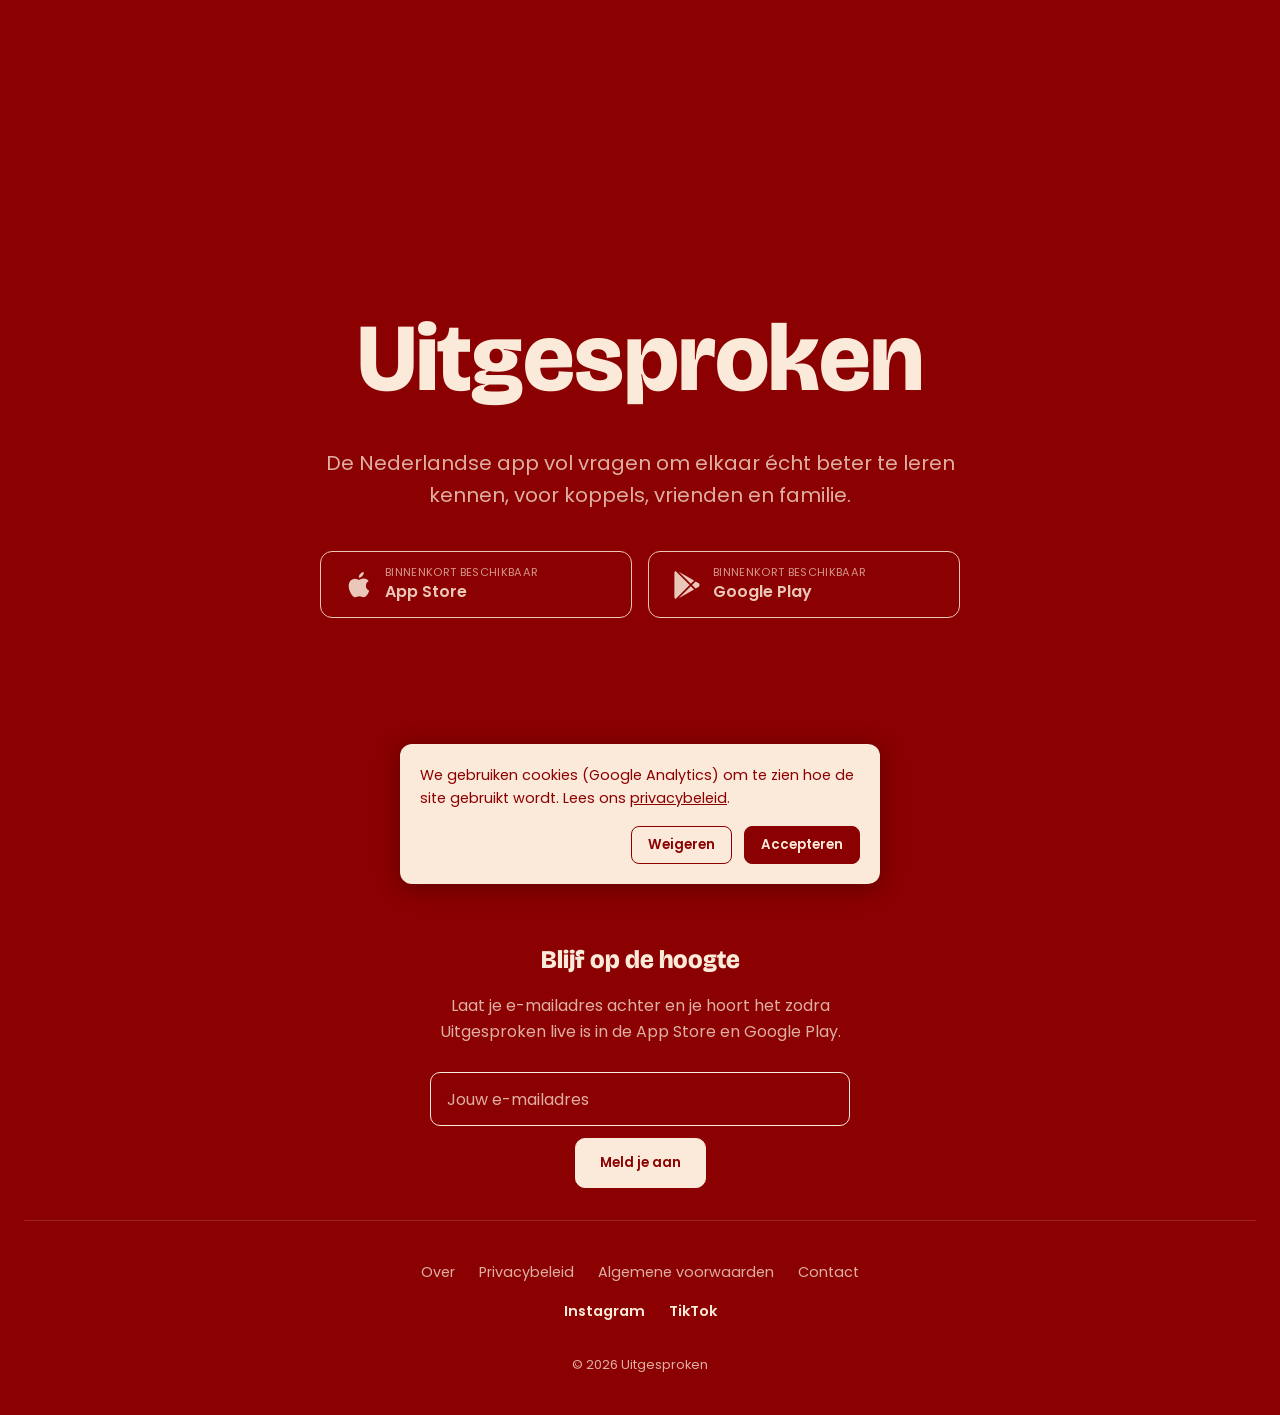
<file: index.html>
<!doctype html>
<html lang="nl">
<head>
  <meta charset="UTF-8" />
  <meta name="viewport" content="width=device-width, initial-scale=1" />
  <title>Uitgesproken | Van stil naar uitgesproken</title>
  <meta name="description" content="Uitgesproken is de Nederlandse app waarmee koppels, vrienden en familie elkaar de vragen stellen die er echt toe doen. Binnenkort beschikbaar." />
  <link rel="icon" href="favicon.ico" sizes="any">
  <link rel="icon" type="image/png" sizes="32x32" href="favicon-32.png">
  <link rel="icon" type="image/png" sizes="16x16" href="favicon-16.png">
  <link rel="apple-touch-icon" href="apple-touch-icon.png">
  <link rel="icon" type="image/png" sizes="192x192" href="icon-192.png">
  <link rel="icon" type="image/png" sizes="512x512" href="icon-512.png">

  <meta property="og:type" content="website" />
  <meta property="og:site_name" content="Uitgesproken" />
  <meta property="og:title" content="Uitgesproken | Van stil naar uitgesproken" />
  <meta property="og:description" content="De Nederlandse app waarmee koppels, vrienden en familie elkaar de vragen stellen die er echt toe doen. Binnenkort beschikbaar." />
  <meta property="og:url" content="https://uitgesproken.app/" />
  <meta property="og:image" content="https://uitgesproken.app/og-image.png" />
  <meta property="og:image:width" content="1200" />
  <meta property="og:image:height" content="630" />
  <meta property="og:locale" content="nl_NL" />
  <meta name="twitter:card" content="summary_large_image" />
  <meta name="twitter:title" content="Uitgesproken | Van stil naar uitgesproken" />
  <meta name="twitter:description" content="De Nederlandse app waarmee koppels, vrienden en familie elkaar de vragen stellen die er echt toe doen. Binnenkort beschikbaar." />
  <meta name="twitter:image" content="https://uitgesproken.app/og-image.png" />

  <link rel="preconnect" href="https://fonts.googleapis.com">
  <link rel="preconnect" href="https://fonts.gstatic.com" crossorigin>
  <link href="https://fonts.googleapis.com/css2?family=Bricolage+Grotesque:opsz,wdth,wght@12..96,75..100,200..800&family=Poppins:wght@400;500;600;700&display=swap" rel="stylesheet">
  <link rel="stylesheet" href="style.css" />
</head>
<body>

  <header class="hero">
    <div class="hero-content">
      <h1 class="logo">Uitgesproken</h1>
      <p class="tagline">De Nederlandse app vol vragen om elkaar écht beter te leren kennen, voor koppels, vrienden en familie.</p>

      <div class="store-buttons">
        <button class="store-btn" type="button" disabled aria-disabled="true">
          <svg class="store-icon" viewBox="0 0 384 512" aria-hidden="true"><path fill="currentColor" d="M318.7 268.7c-.2-36.7 16.4-64.4 50-84.8-18.8-26.9-47.2-41.7-84.7-44.6-35.5-2.8-74.3 20.7-88.5 20.7-15 0-49.4-19.7-76.4-19.7C63.3 141 4 184.8 4 273.9c0 26.2 4.8 53.3 14.4 81.2 12.8 36.7 59 126.7 107.2 125.2 25.2-.6 43-17.9 75.8-17.9 31.8 0 48.3 17.9 76.4 17.9 48.6-.7 90.4-82.5 102.6-119.3-65.2-30.7-61.7-90-61.7-92.3zM256.7 88.5c26.6-31.6 24.2-60.4 23.4-70.5-23.6 1.4-51 16.4-66.6 34.8-17.2 19.6-27.3 43.9-25.2 71 25.9 2 49.5-11.4 68.4-35.3z"/></svg>
          <span class="store-text">
            <small>Binnenkort beschikbaar</small>
            App Store
          </span>
        </button>

        <button class="store-btn" type="button" disabled aria-disabled="true">
          <svg class="store-icon" viewBox="0 0 512 512" aria-hidden="true"><path fill="currentColor" d="M325.3 234.3L104.6 13l280.8 161.2-60.1 60.1zM47 0C34 6.8 25.3 19.2 25.3 35.3v441.3c0 16.1 8.7 28.5 21.7 35.3l256.6-256L47 0zm425.2 225.6l-58.9-34.1-65.7 64.5 65.7 64.5 60.1-33.9c18-14.3 18-46.7-1.2-61zM104.6 499l280.8-161.2-60.1-60.1L104.6 499z"/></svg>
          <span class="store-text">
            <small>Binnenkort beschikbaar</small>
            Google Play
          </span>
        </button>
      </div>
    </div>
  </header>

  <footer class="site-footer">
    <div class="newsletter" id="updates">
      <h2>Blijf op de hoogte</h2>
      <p>Laat je e-mailadres achter en je hoort het zodra Uitgesproken live is in de App Store en Google Play.</p>
      <div class="newsletter-wrapper">
        <form class="newsletter-form">
          <input type="email" name="email" placeholder="Jouw e-mailadres" required aria-label="E-mailadres">
          <button type="submit">Meld je aan</button>
        </form>
      </div>
    </div>

    <nav class="footer-nav">
      <a href="over.html">Over</a>
      <a href="privacybeleid.html">Privacybeleid</a>
      <a href="algemene-voorwaarden.html">Algemene voorwaarden</a>
      <a href="contact.html">Contact</a>
    </nav>

    <nav class="footer-social">
      <a href="https://instagram.com/uitgesproken.app" target="_blank" rel="noopener">Instagram</a>
      <a href="https://tiktok.com/@uitgesproken.app" target="_blank" rel="noopener">TikTok</a>
    </nav>

    <p class="footer-copy">&copy; 2026 Uitgesproken</p>
  </footer>

  <script src="script.js" defer></script>
</body>
</html>
</file>
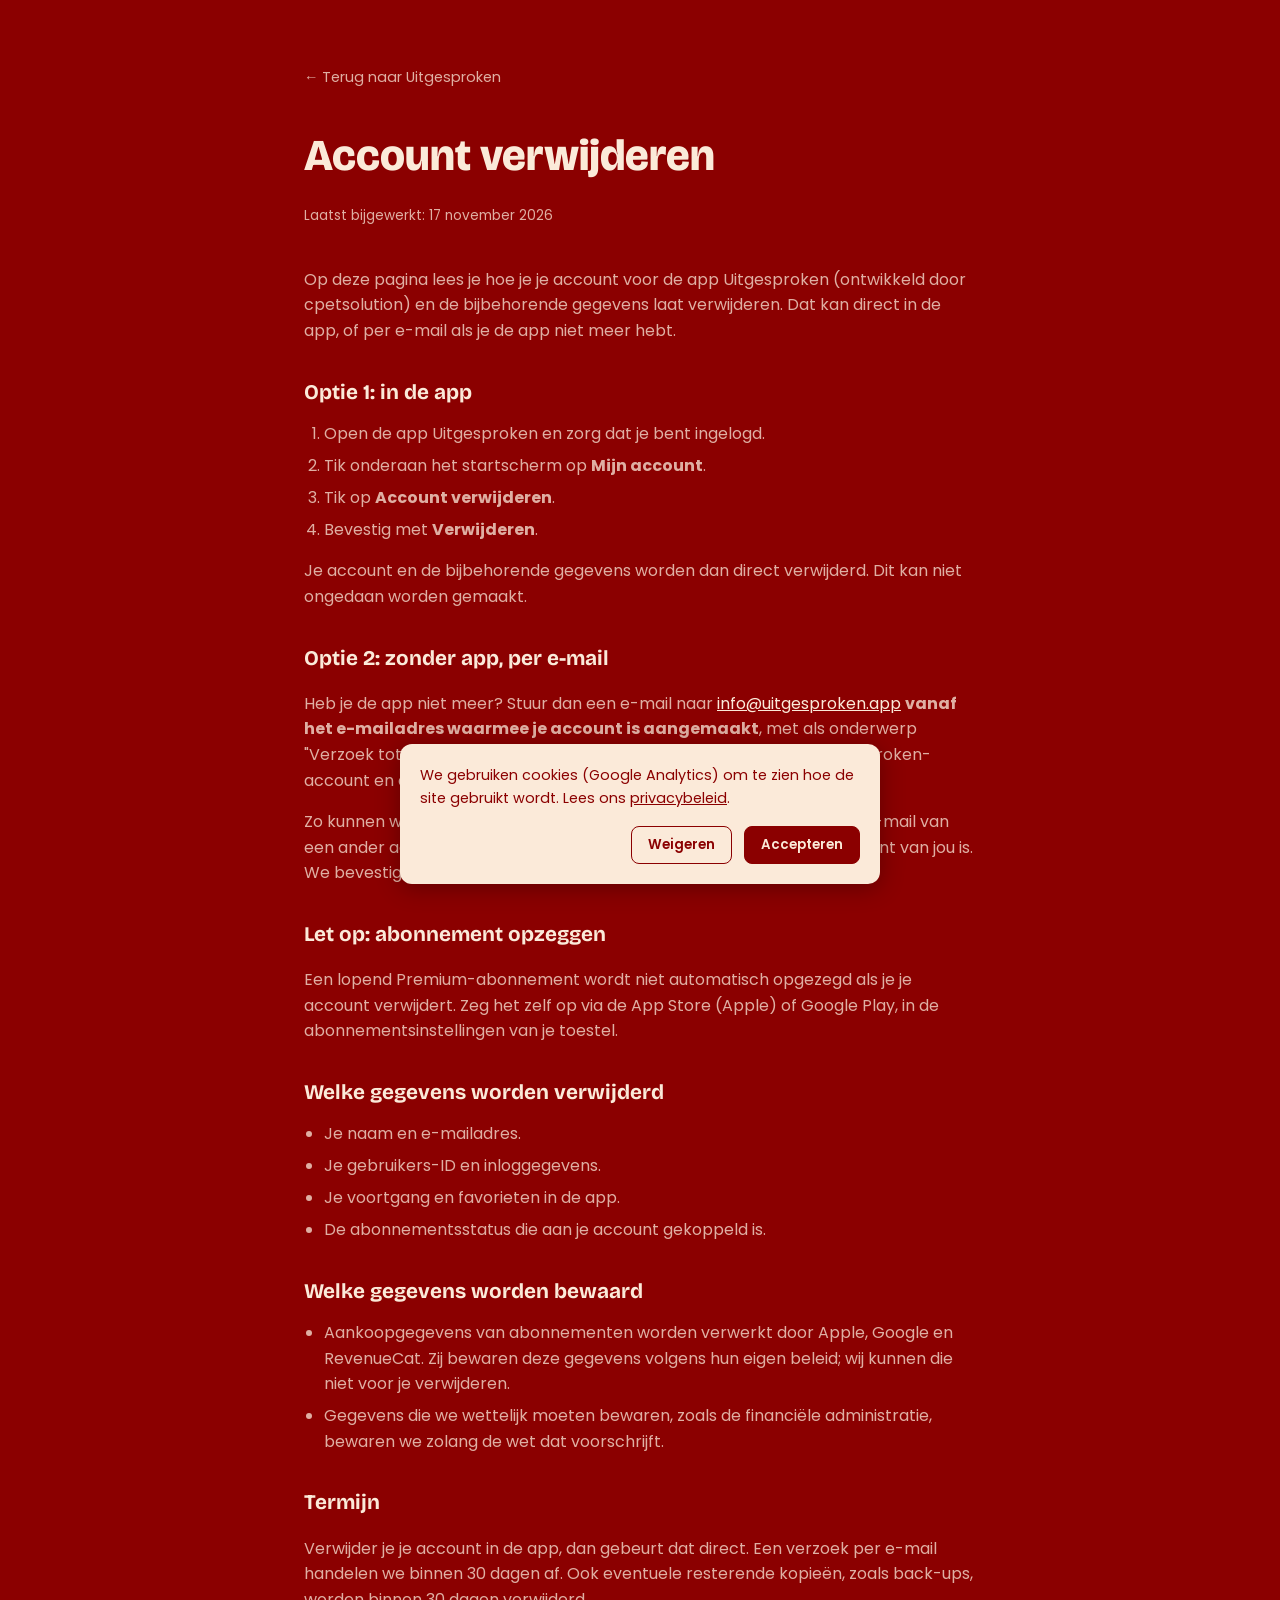
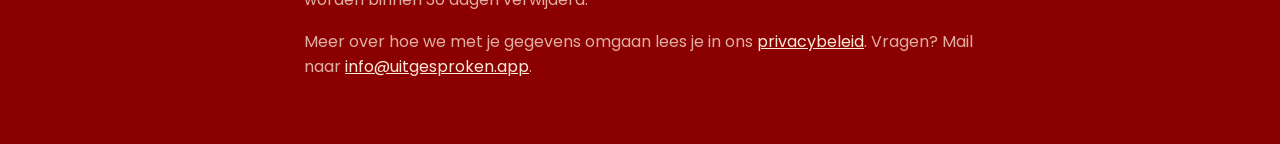
<file: account-verwijderen.html>
<!doctype html>
<html lang="nl">
<head>
  <meta charset="UTF-8" />
  <meta name="viewport" content="width=device-width, initial-scale=1" />
  <title>Account verwijderen | Uitgesproken</title>
  <meta name="description" content="Zo verwijder je je Uitgesproken-account en de bijbehorende gegevens, in de app of per e-mail." />
  <link rel="icon" href="favicon.ico" sizes="any">
  <link rel="icon" type="image/png" sizes="32x32" href="favicon-32.png">
  <link rel="apple-touch-icon" href="apple-touch-icon.png">

  <meta property="og:type" content="website" />
  <meta property="og:site_name" content="Uitgesproken" />
  <meta property="og:title" content="Account verwijderen | Uitgesproken" />
  <meta property="og:url" content="https://uitgesproken.app/account-verwijderen.html" />
  <meta property="og:image" content="https://uitgesproken.app/og-image.png" />
  <meta property="og:locale" content="nl_NL" />

  <link rel="preconnect" href="https://fonts.googleapis.com">
  <link rel="preconnect" href="https://fonts.gstatic.com" crossorigin>
  <link href="https://fonts.googleapis.com/css2?family=Bricolage+Grotesque:opsz,wdth,wght@12..96,75..100,200..800&family=Poppins:wght@400;500;600;700&display=swap" rel="stylesheet">
  <link rel="stylesheet" href="style.css" />
</head>
<body>
  <div class="legal">
    <a class="back" href="index.html">&larr; Terug naar Uitgesproken</a>
    <h1>Account verwijderen</h1>
    <p class="updated">Laatst bijgewerkt: 17 november 2026</p>

    <p>
      Op deze pagina lees je hoe je je account voor de app Uitgesproken (ontwikkeld door
      cpetsolution) en de bijbehorende gegevens laat verwijderen. Dat kan direct in de app, of
      per e-mail als je de app niet meer hebt.
    </p>

    <h2>Optie 1: in de app</h2>
    <ol>
      <li>Open de app Uitgesproken en zorg dat je bent ingelogd.</li>
      <li>Tik onderaan het startscherm op <strong>Mijn account</strong>.</li>
      <li>Tik op <strong>Account verwijderen</strong>.</li>
      <li>Bevestig met <strong>Verwijderen</strong>.</li>
    </ol>
    <p>Je account en de bijbehorende gegevens worden dan direct verwijderd. Dit kan niet ongedaan worden gemaakt.</p>

    <h2>Optie 2: zonder app, per e-mail</h2>
    <p>
      Heb je de app niet meer? Stuur dan een e-mail naar
      <a href="mailto:info@uitgesproken.app?subject=Verzoek%20tot%20verwijdering%20account">info@uitgesproken.app</a>
      <strong>vanaf het e-mailadres waarmee je account is aangemaakt</strong>, met als onderwerp
      "Verzoek tot verwijdering account". Vermeld in je bericht dat je je Uitgesproken-account en
      de bijbehorende gegevens wilt laten verwijderen.
    </p>
    <p>
      Zo kunnen we controleren dat het verzoek echt van jou komt. Komt de e-mail van een ander
      adres, dan vragen we je eerst om te bevestigen dat het account van jou is. We bevestigen per
      e-mail zodra je account is verwijderd.
    </p>

    <h2>Let op: abonnement opzeggen</h2>
    <p>
      Een lopend Premium-abonnement wordt niet automatisch opgezegd als je je account verwijdert.
      Zeg het zelf op via de App Store (Apple) of Google Play, in de abonnementsinstellingen van
      je toestel.
    </p>

    <h2>Welke gegevens worden verwijderd</h2>
    <ul>
      <li>Je naam en e-mailadres.</li>
      <li>Je gebruikers-ID en inloggegevens.</li>
      <li>Je voortgang en favorieten in de app.</li>
      <li>De abonnementsstatus die aan je account gekoppeld is.</li>
    </ul>

    <h2>Welke gegevens worden bewaard</h2>
    <ul>
      <li>
        Aankoopgegevens van abonnementen worden verwerkt door Apple, Google en RevenueCat. Zij
        bewaren deze gegevens volgens hun eigen beleid; wij kunnen die niet voor je verwijderen.
      </li>
      <li>
        Gegevens die we wettelijk moeten bewaren, zoals de financiële administratie, bewaren we
        zolang de wet dat voorschrijft.
      </li>
    </ul>

    <h2>Termijn</h2>
    <p>
      Verwijder je je account in de app, dan gebeurt dat direct. Een verzoek per e-mail handelen
      we binnen 30 dagen af. Ook eventuele resterende kopieën, zoals back-ups, worden binnen
      30 dagen verwijderd.
    </p>

    <p>
      Meer over hoe we met je gegevens omgaan lees je in ons
      <a href="privacybeleid.html">privacybeleid</a>. Vragen? Mail naar
      <a href="mailto:info@uitgesproken.app">info@uitgesproken.app</a>.
    </p>
  </div>
  <script src="script.js" defer></script>
</body>
</html>
</file>
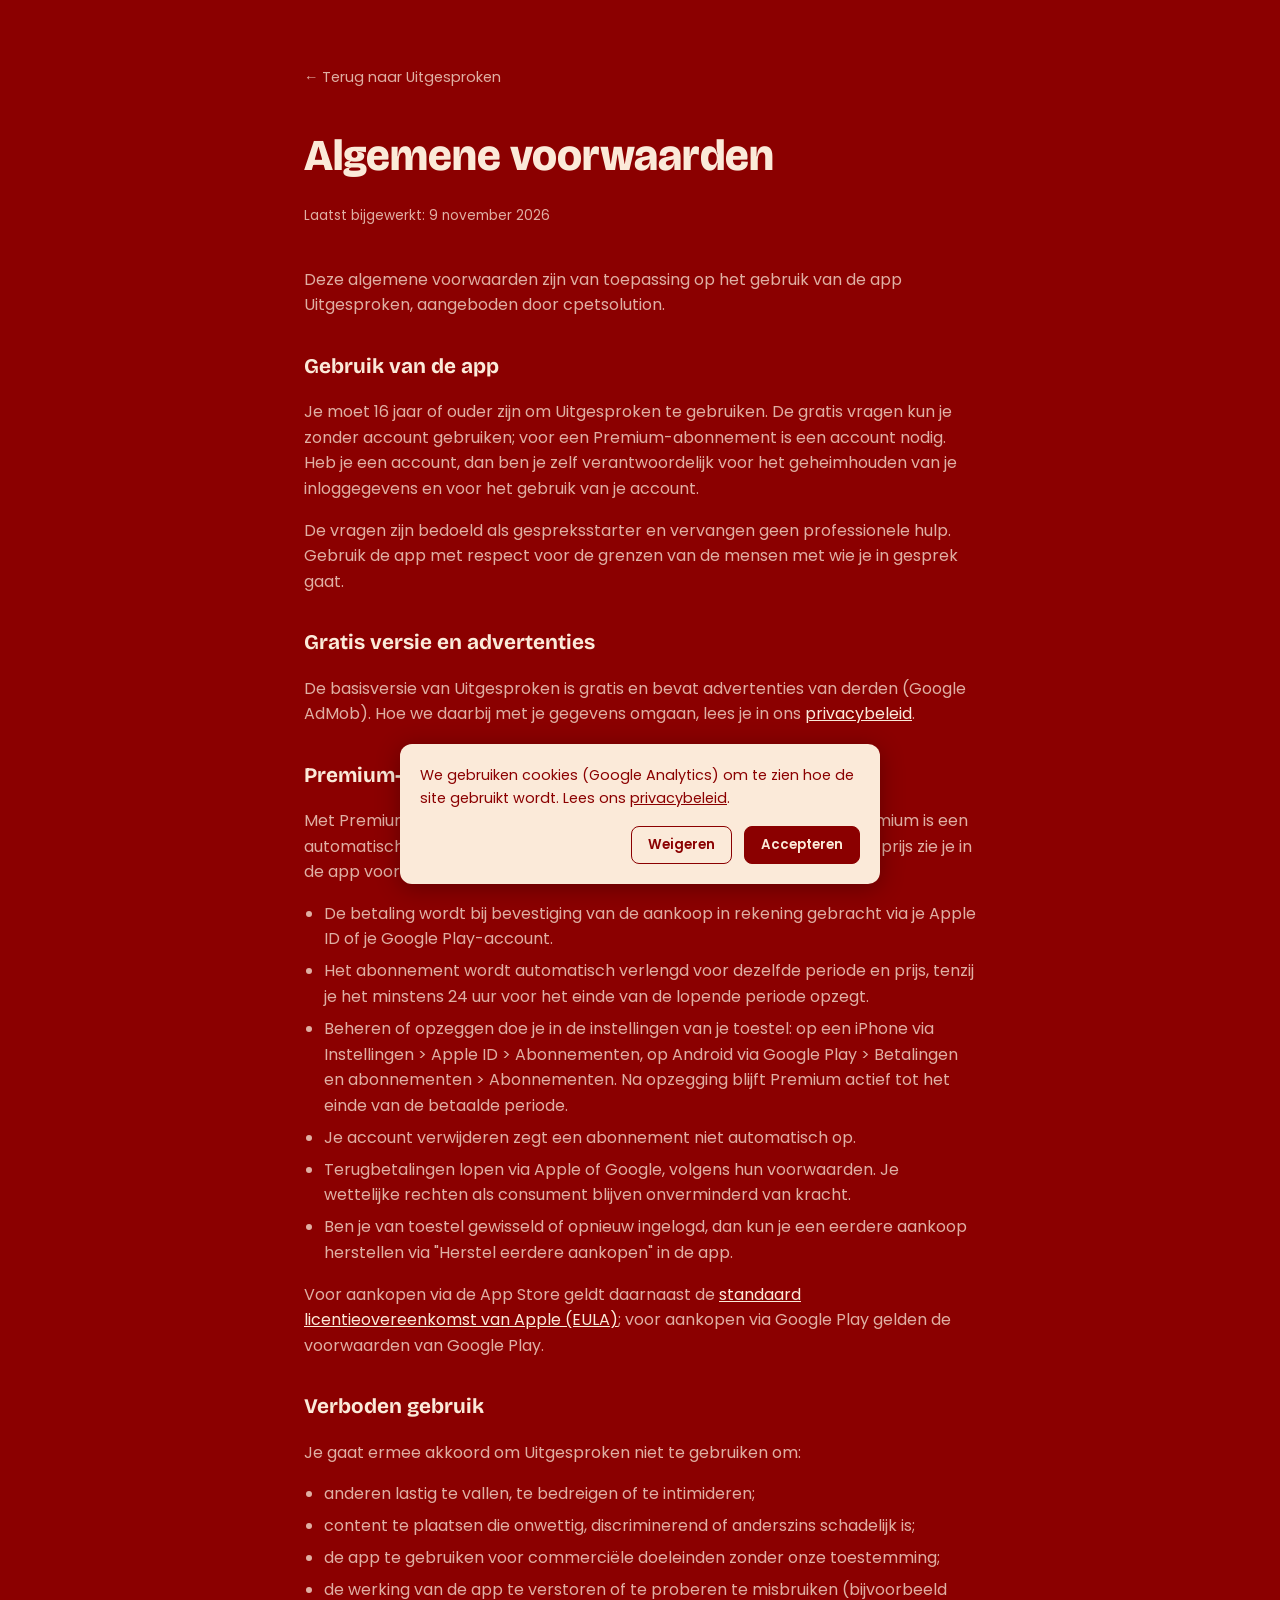
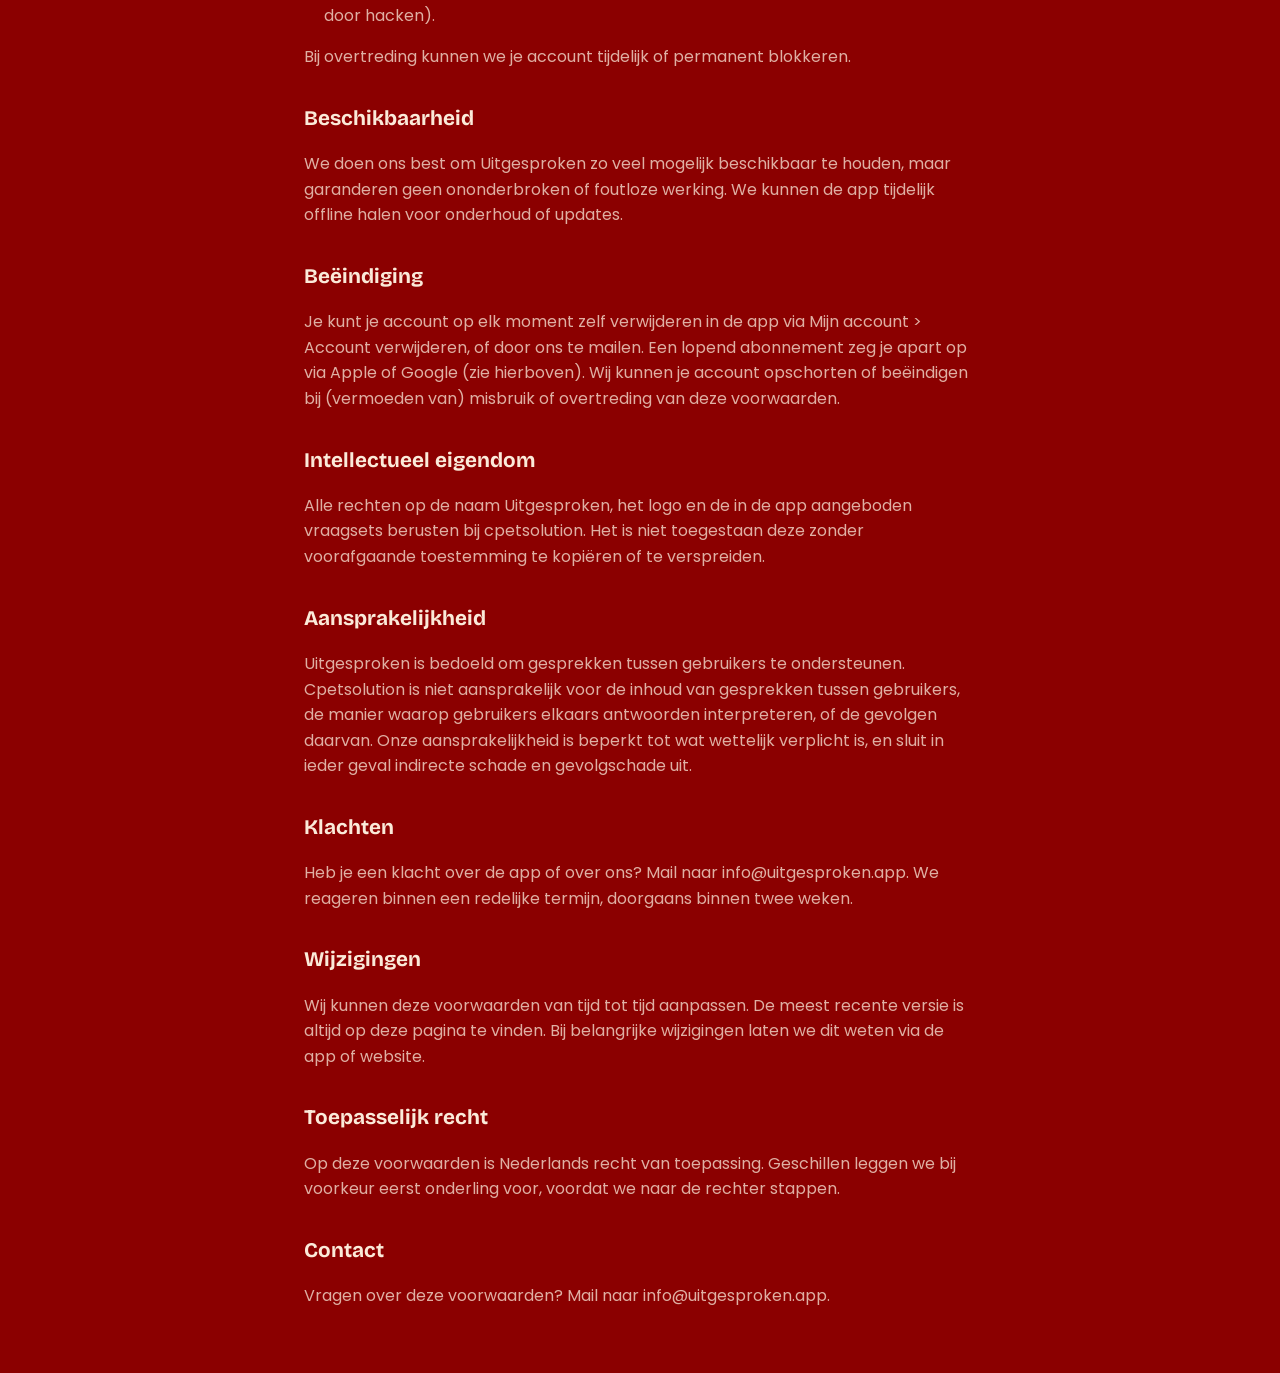
<file: algemene-voorwaarden.html>
<!doctype html>
<html lang="nl">
<head>
  <meta charset="UTF-8" />
  <meta name="viewport" content="width=device-width, initial-scale=1" />
  <title>Algemene voorwaarden | Uitgesproken</title>
  <link rel="icon" href="favicon.ico" sizes="any">
  <link rel="icon" type="image/png" sizes="32x32" href="favicon-32.png">
  <link rel="apple-touch-icon" href="apple-touch-icon.png">

  <meta property="og:type" content="website" />
  <meta property="og:site_name" content="Uitgesproken" />
  <meta property="og:title" content="Algemene voorwaarden | Uitgesproken" />
  <meta property="og:url" content="https://uitgesproken.app/algemene-voorwaarden.html" />
  <meta property="og:image" content="https://uitgesproken.app/og-image.png" />
  <meta property="og:locale" content="nl_NL" />

  <link rel="preconnect" href="https://fonts.googleapis.com">
  <link rel="preconnect" href="https://fonts.gstatic.com" crossorigin>
  <link href="https://fonts.googleapis.com/css2?family=Bricolage+Grotesque:opsz,wdth,wght@12..96,75..100,200..800&family=Poppins:wght@400;500;600;700&display=swap" rel="stylesheet">
  <link rel="stylesheet" href="style.css" />
</head>
<body>
  <div class="legal">
    <a class="back" href="index.html">&larr; Terug naar Uitgesproken</a>
    <h1>Algemene voorwaarden</h1>
    <p class="updated">Laatst bijgewerkt: 9 november 2026</p>

    <p>
      Deze algemene voorwaarden zijn van toepassing op het gebruik van de app Uitgesproken,
      aangeboden door cpetsolution.
    </p>

    <h2>Gebruik van de app</h2>
    <p>
      Je moet 16 jaar of ouder zijn om Uitgesproken te gebruiken. De gratis vragen kun je zonder
      account gebruiken; voor een Premium-abonnement is een account nodig. Heb je een account, dan
      ben je zelf verantwoordelijk voor het geheimhouden van je inloggegevens en voor het gebruik
      van je account.
    </p>
    <p>
      De vragen zijn bedoeld als gespreksstarter en vervangen geen professionele hulp. Gebruik de
      app met respect voor de grenzen van de mensen met wie je in gesprek gaat.
    </p>

    <h2>Gratis versie en advertenties</h2>
    <p>
      De basisversie van Uitgesproken is gratis en bevat advertenties van derden (Google AdMob).
      Hoe we daarbij met je gegevens omgaan, lees je in ons
      <a href="privacybeleid.html">privacybeleid</a>.
    </p>

    <h2>Premium-abonnement</h2>
    <p>
      Met Premium krijg je toegang tot alle vraagsets zonder advertenties. Premium is een
      automatisch verlengend abonnement per maand of per jaar. De actuele prijs zie je in de app
      voordat je koopt.
    </p>
    <ul>
      <li>De betaling wordt bij bevestiging van de aankoop in rekening gebracht via je Apple ID of je Google Play-account.</li>
      <li>Het abonnement wordt automatisch verlengd voor dezelfde periode en prijs, tenzij je het minstens 24 uur voor het einde van de lopende periode opzegt.</li>
      <li>Beheren of opzeggen doe je in de instellingen van je toestel: op een iPhone via Instellingen &gt; Apple ID &gt; Abonnementen, op Android via Google Play &gt; Betalingen en abonnementen &gt; Abonnementen. Na opzegging blijft Premium actief tot het einde van de betaalde periode.</li>
      <li>Je account verwijderen zegt een abonnement niet automatisch op.</li>
      <li>Terugbetalingen lopen via Apple of Google, volgens hun voorwaarden. Je wettelijke rechten als consument blijven onverminderd van kracht.</li>
      <li>Ben je van toestel gewisseld of opnieuw ingelogd, dan kun je een eerdere aankoop herstellen via "Herstel eerdere aankopen" in de app.</li>
    </ul>
    <p>
      Voor aankopen via de App Store geldt daarnaast de
      <a href="https://www.apple.com/legal/internet-services/itunes/dev/stdeula/" target="_blank" rel="noopener">standaard licentieovereenkomst van Apple (EULA)</a>;
      voor aankopen via Google Play gelden de voorwaarden van Google Play.
    </p>

    <h2>Verboden gebruik</h2>
    <p>Je gaat ermee akkoord om Uitgesproken niet te gebruiken om:</p>
    <ul>
      <li>anderen lastig te vallen, te bedreigen of te intimideren;</li>
      <li>content te plaatsen die onwettig, discriminerend of anderszins schadelijk is;</li>
      <li>de app te gebruiken voor commerciële doeleinden zonder onze toestemming;</li>
      <li>de werking van de app te verstoren of te proberen te misbruiken (bijvoorbeeld door hacken).</li>
    </ul>
    <p>
      Bij overtreding kunnen we je account tijdelijk of permanent blokkeren.
    </p>

    <h2>Beschikbaarheid</h2>
    <p>
      We doen ons best om Uitgesproken zo veel mogelijk beschikbaar te houden, maar garanderen
      geen ononderbroken of foutloze werking. We kunnen de app tijdelijk offline halen voor
      onderhoud of updates.
    </p>

    <h2>Beëindiging</h2>
    <p>
      Je kunt je account op elk moment zelf verwijderen in de app via Mijn account &gt; Account
      verwijderen, of door ons te mailen. Een lopend abonnement zeg je apart op via Apple of
      Google (zie hierboven). Wij
      kunnen je account opschorten of beëindigen bij (vermoeden van) misbruik of overtreding van
      deze voorwaarden.
    </p>

    <h2>Intellectueel eigendom</h2>
    <p>
      Alle rechten op de naam Uitgesproken, het logo en de in de app aangeboden vraagsets
      berusten bij cpetsolution. Het is niet toegestaan deze zonder voorafgaande toestemming
      te kopiëren of te verspreiden.
    </p>

    <h2>Aansprakelijkheid</h2>
    <p>
      Uitgesproken is bedoeld om gesprekken tussen gebruikers te ondersteunen. Cpetsolution is
      niet aansprakelijk voor de inhoud van gesprekken tussen gebruikers, de manier waarop
      gebruikers elkaars antwoorden interpreteren, of de gevolgen daarvan. Onze aansprakelijkheid
      is beperkt tot wat wettelijk verplicht is, en sluit in ieder geval indirecte schade en
      gevolgschade uit.
    </p>

    <h2>Klachten</h2>
    <p>
      Heb je een klacht over de app of over ons? Mail naar info@uitgesproken.app. We reageren
      binnen een redelijke termijn, doorgaans binnen twee weken.
    </p>

    <h2>Wijzigingen</h2>
    <p>
      Wij kunnen deze voorwaarden van tijd tot tijd aanpassen. De meest recente versie is altijd
      op deze pagina te vinden. Bij belangrijke wijzigingen laten we dit weten via de app of
      website.
    </p>

    <h2>Toepasselijk recht</h2>
    <p>
      Op deze voorwaarden is Nederlands recht van toepassing. Geschillen leggen we bij voorkeur
      eerst onderling voor, voordat we naar de rechter stappen.
    </p>

    <h2>Contact</h2>
    <p>Vragen over deze voorwaarden? Mail naar info@uitgesproken.app.</p>
  </div>
  <script src="script.js" defer></script>
</body>
</html>
</file>
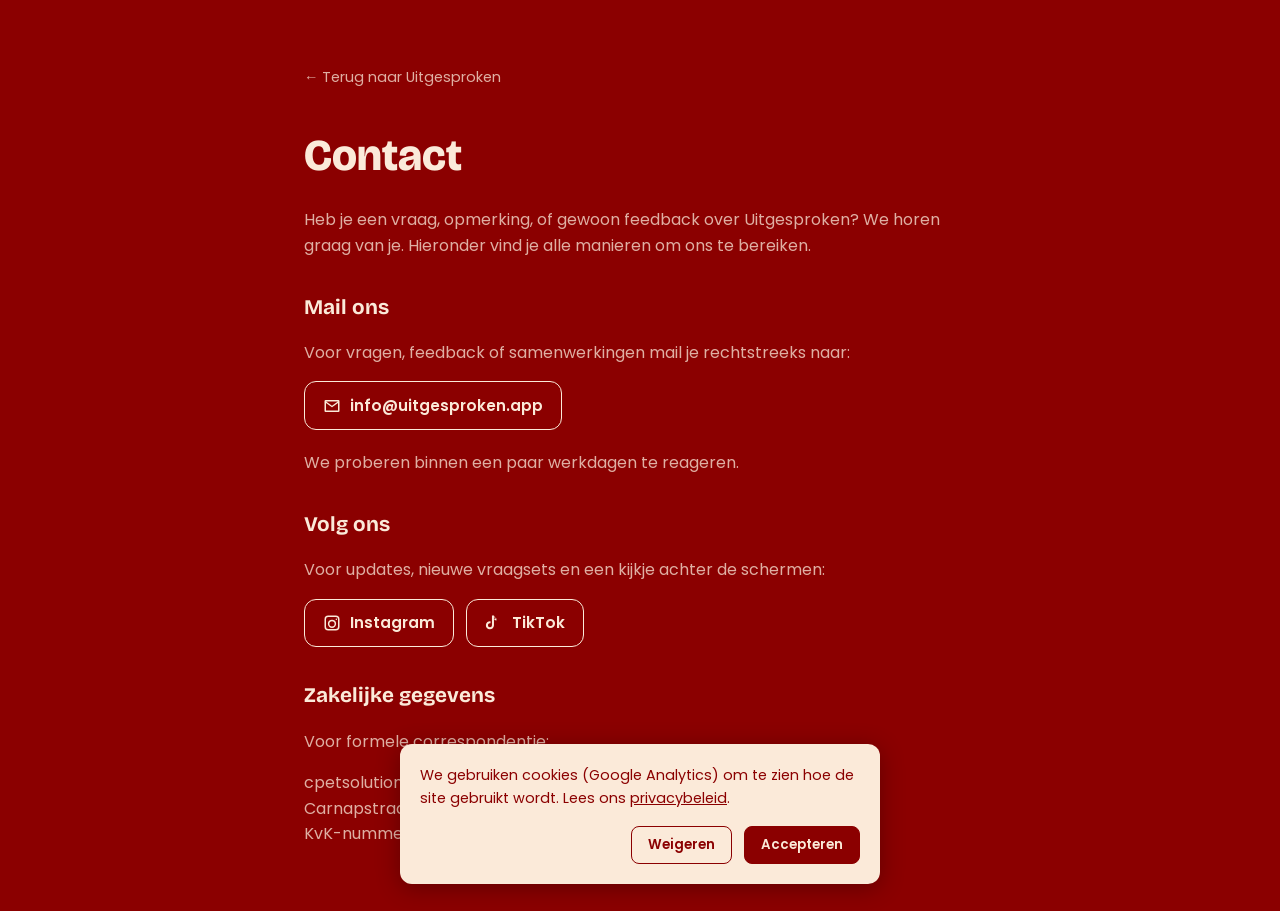
<file: contact.html>
<!doctype html>
<html lang="nl">
<head>
  <meta charset="UTF-8" />
  <meta name="viewport" content="width=device-width, initial-scale=1" />
  <title>Contact | Uitgesproken</title>
  <link rel="icon" href="favicon.ico" sizes="any">
  <link rel="icon" type="image/png" sizes="32x32" href="favicon-32.png">
  <link rel="apple-touch-icon" href="apple-touch-icon.png">

  <meta property="og:type" content="website" />
  <meta property="og:site_name" content="Uitgesproken" />
  <meta property="og:title" content="Contact | Uitgesproken" />
  <meta property="og:url" content="https://uitgesproken.app/contact.html" />
  <meta property="og:image" content="https://uitgesproken.app/og-image.png" />
  <meta property="og:locale" content="nl_NL" />

  <link rel="preconnect" href="https://fonts.googleapis.com">
  <link rel="preconnect" href="https://fonts.gstatic.com" crossorigin>
  <link href="https://fonts.googleapis.com/css2?family=Bricolage+Grotesque:opsz,wdth,wght@12..96,75..100,200..800&family=Poppins:wght@400;500;600;700&display=swap" rel="stylesheet">
  <link rel="stylesheet" href="style.css" />
</head>
<body>
  <div class="legal">
    <a class="back" href="index.html">&larr; Terug naar Uitgesproken</a>
    <h1>Contact</h1>
    <p>
      Heb je een vraag, opmerking, of gewoon feedback over Uitgesproken? We horen graag van je.
      Hieronder vind je alle manieren om ons te bereiken.
    </p>

    <h2>Mail ons</h2>
    <p>Voor vragen, feedback of samenwerkingen mail je rechtstreeks naar:</p>
    <div class="contact-links">
      <a class="contact-link" href="mailto:info@uitgesproken.app">
        <svg viewBox="0 0 24 24" width="18" height="18" aria-hidden="true"><path fill="currentColor" d="M2 5.5A1.5 1.5 0 0 1 3.5 4h17A1.5 1.5 0 0 1 22 5.5v13a1.5 1.5 0 0 1-1.5 1.5h-17A1.5 1.5 0 0 1 2 18.5v-13zm2.2.5 7.8 5.6L19.8 6H4.2zM20 8.1l-7.4 5.3a1 1 0 0 1-1.2 0L4 8.1V18h16V8.1z"/></svg>
        info@uitgesproken.app
      </a>
    </div>
    <p>We proberen binnen een paar werkdagen te reageren.</p>

    <h2>Volg ons</h2>
    <p>Voor updates, nieuwe vraagsets en een kijkje achter de schermen:</p>
    <div class="contact-links">
      <a class="contact-link" href="https://instagram.com/uitgesproken.app" target="_blank" rel="noopener">
        <svg viewBox="0 0 24 24" width="18" height="18" aria-hidden="true"><path fill="currentColor" d="M7 2h10a5 5 0 0 1 5 5v10a5 5 0 0 1-5 5H7a5 5 0 0 1-5-5V7a5 5 0 0 1 5-5zm0 2a3 3 0 0 0-3 3v10a3 3 0 0 0 3 3h10a3 3 0 0 0 3-3V7a3 3 0 0 0-3-3H7zm5 3.5a5.5 5.5 0 1 1 0 11 5.5 5.5 0 0 1 0-11zm0 2a3.5 3.5 0 1 0 0 7 3.5 3.5 0 0 0 0-7zM17.8 6a1 1 0 1 1 0 2 1 1 0 0 1 0-2z"/></svg>
        Instagram
      </a>
      <a class="contact-link" href="https://tiktok.com/@uitgesproken.app" target="_blank" rel="noopener">
        <svg viewBox="0 0 24 24" width="18" height="18" aria-hidden="true"><path fill="currentColor" d="M16.6 5.8a4.6 4.6 0 0 1-3.3-1.4V15a5.4 5.4 0 1 1-4.6-5.3v2.7a2.7 2.7 0 1 0 1.9 2.6V2h2.7a4.6 4.6 0 0 0 3.3 3.9v2.7a7.3 7.3 0 0 1-2.7-.5v-2z"/></svg>
        TikTok
      </a>
    </div>

    <h2>Zakelijke gegevens</h2>
    <p>Voor formele correspondentie:</p>
    <p>
      cpetsolution<br>
      Carnapstraat 234, 1062 KT<br>
      KvK-nummer: 88681718
    </p>
  </div>
  <script src="script.js" defer></script>
</body>
</html>
</file>
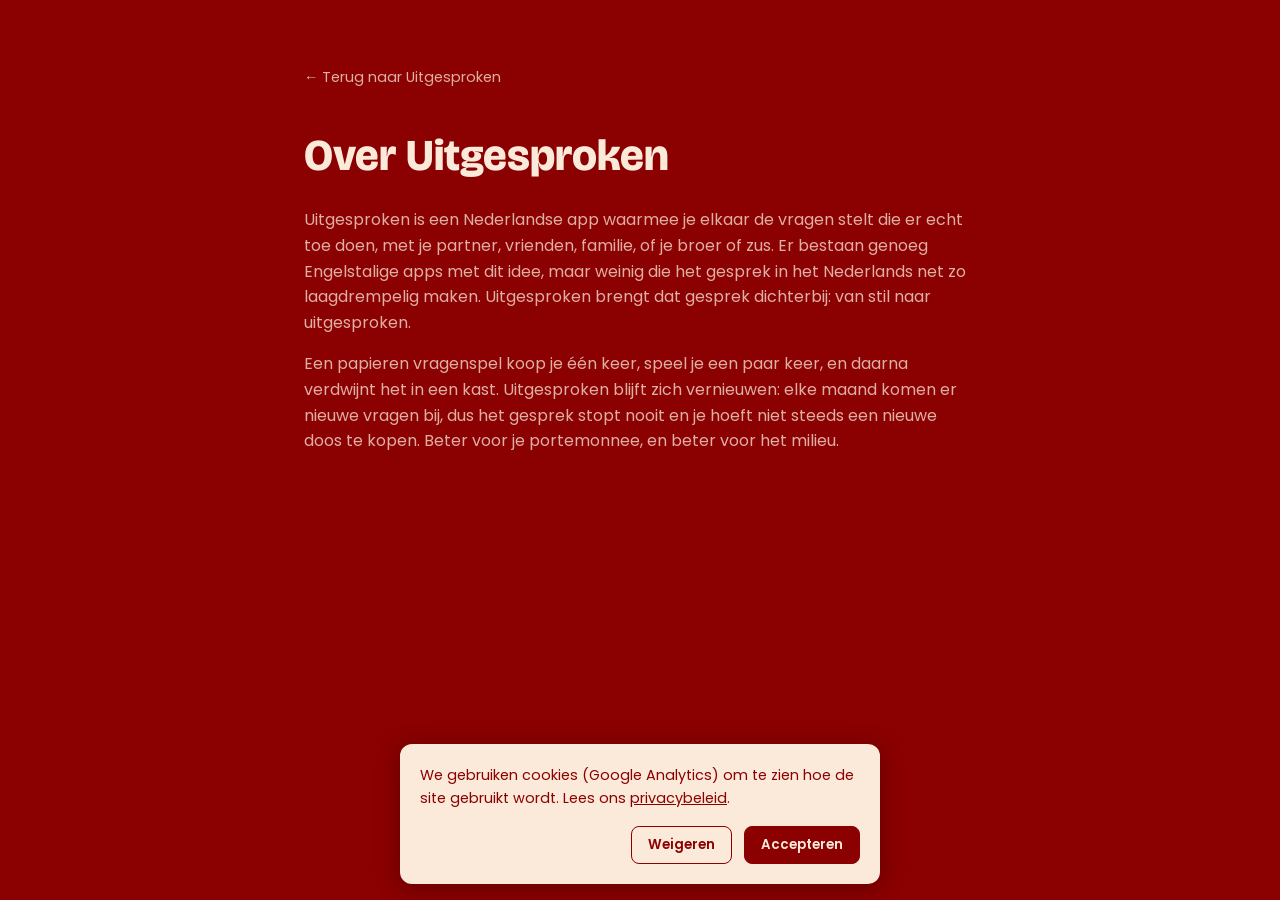
<file: over.html>
<!doctype html>
<html lang="nl">
<head>
  <meta charset="UTF-8" />
  <meta name="viewport" content="width=device-width, initial-scale=1" />
  <title>Over | Uitgesproken</title>
  <meta name="description" content="Uitgesproken is de Nederlandse app waarmee koppels, vrienden en familie elkaar de vragen stellen die er echt toe doen." />
  <link rel="icon" href="favicon.ico" sizes="any">
  <link rel="icon" type="image/png" sizes="32x32" href="favicon-32.png">
  <link rel="apple-touch-icon" href="apple-touch-icon.png">

  <meta property="og:type" content="website" />
  <meta property="og:site_name" content="Uitgesproken" />
  <meta property="og:title" content="Over | Uitgesproken" />
  <meta property="og:description" content="Uitgesproken is de Nederlandse app waarmee koppels, vrienden en familie elkaar de vragen stellen die er echt toe doen." />
  <meta property="og:url" content="https://uitgesproken.app/over.html" />
  <meta property="og:image" content="https://uitgesproken.app/og-image.png" />
  <meta property="og:locale" content="nl_NL" />

  <link rel="preconnect" href="https://fonts.googleapis.com">
  <link rel="preconnect" href="https://fonts.gstatic.com" crossorigin>
  <link href="https://fonts.googleapis.com/css2?family=Bricolage+Grotesque:opsz,wdth,wght@12..96,75..100,200..800&family=Poppins:wght@400;500;600;700&display=swap" rel="stylesheet">
  <link rel="stylesheet" href="style.css" />
</head>
<body>
  <div class="legal">
    <a class="back" href="index.html">&larr; Terug naar Uitgesproken</a>
    <h1>Over Uitgesproken</h1>

    <p>
      Uitgesproken is een Nederlandse app waarmee je elkaar de vragen stelt die er echt toe doen,
      met je partner, vrienden, familie, of je broer of zus. Er bestaan genoeg Engelstalige apps met
      dit idee, maar weinig die het gesprek in het Nederlands net zo laagdrempelig maken. Uitgesproken
      brengt dat gesprek dichterbij: van stil naar uitgesproken.
    </p>
    <p>
      Een papieren vragenspel koop je één keer, speel je een paar keer, en daarna verdwijnt het
      in een kast. Uitgesproken blijft zich vernieuwen: elke maand komen er nieuwe vragen bij, dus
      het gesprek stopt nooit en je hoeft niet steeds een nieuwe doos te kopen. Beter voor je
      portemonnee, en beter voor het milieu.
    </p>
  </div>

  <script src="script.js" defer></script>
</body>
</html>
</file>
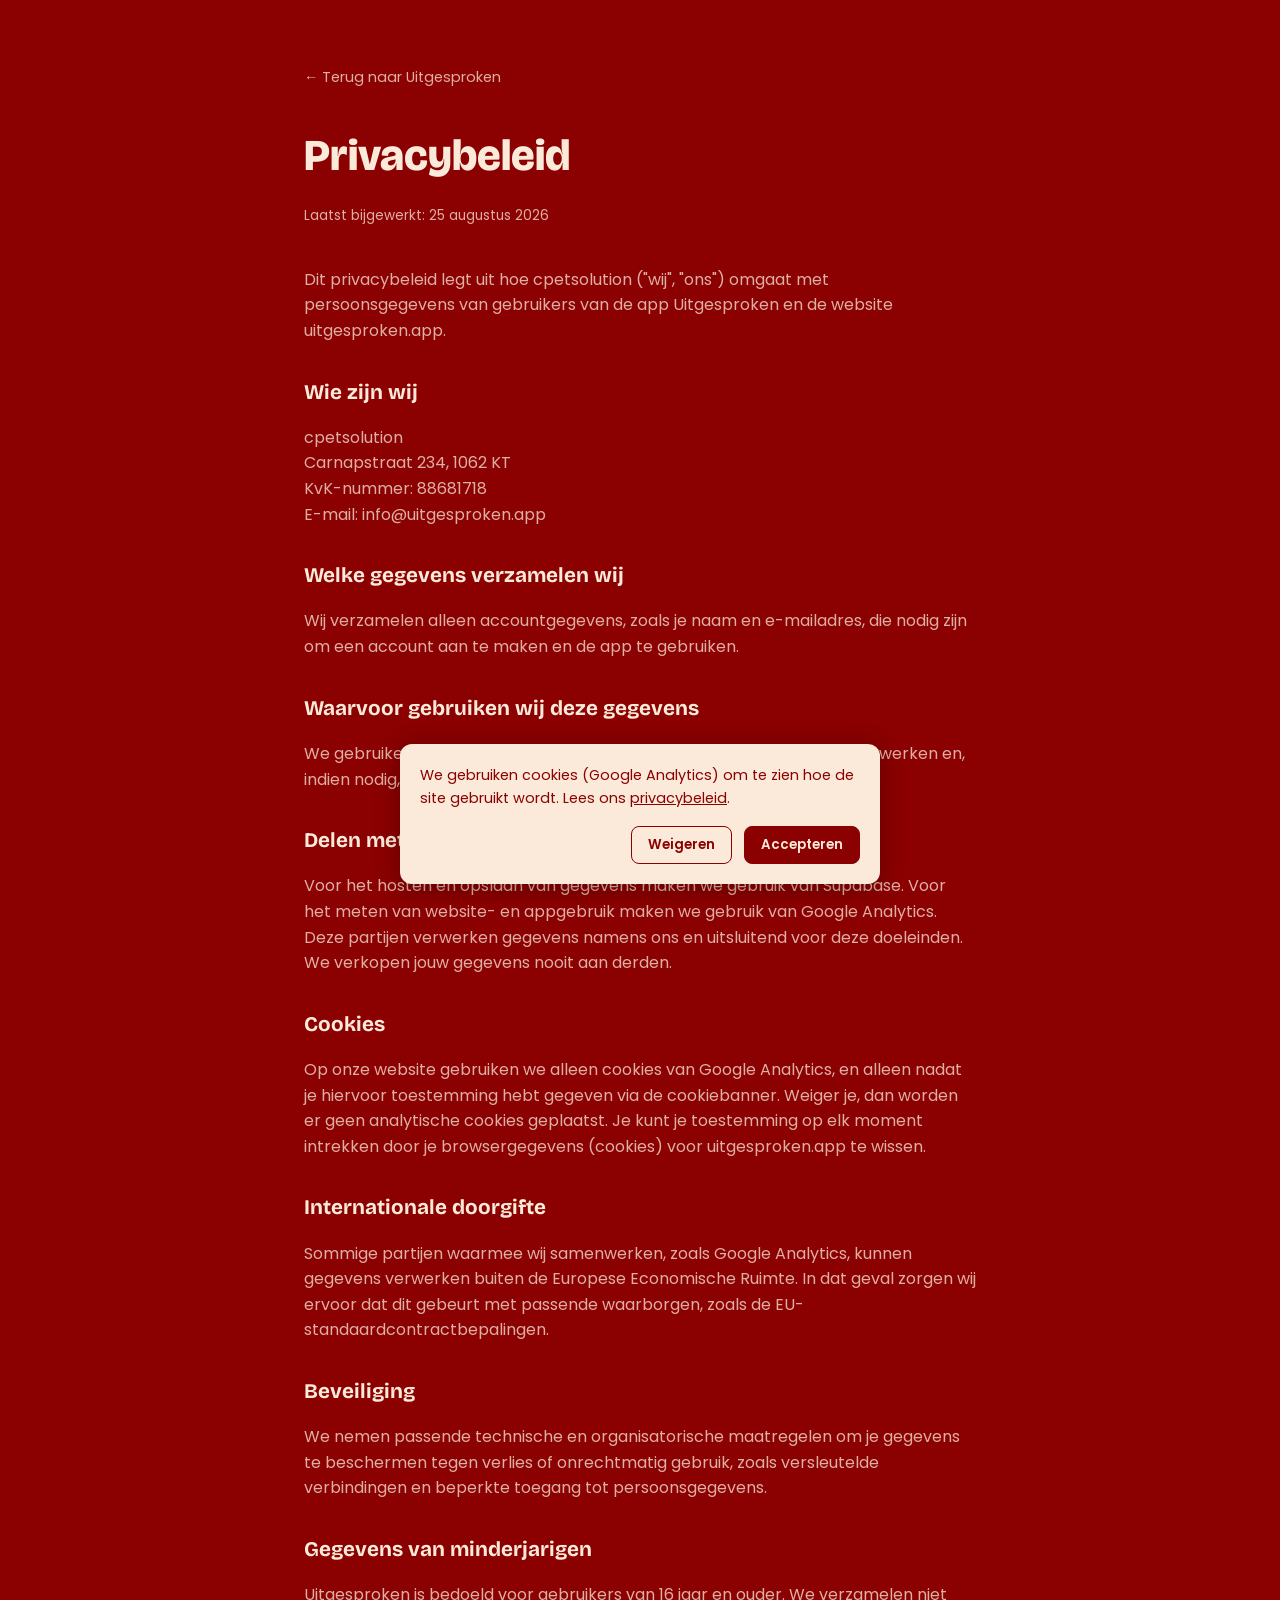
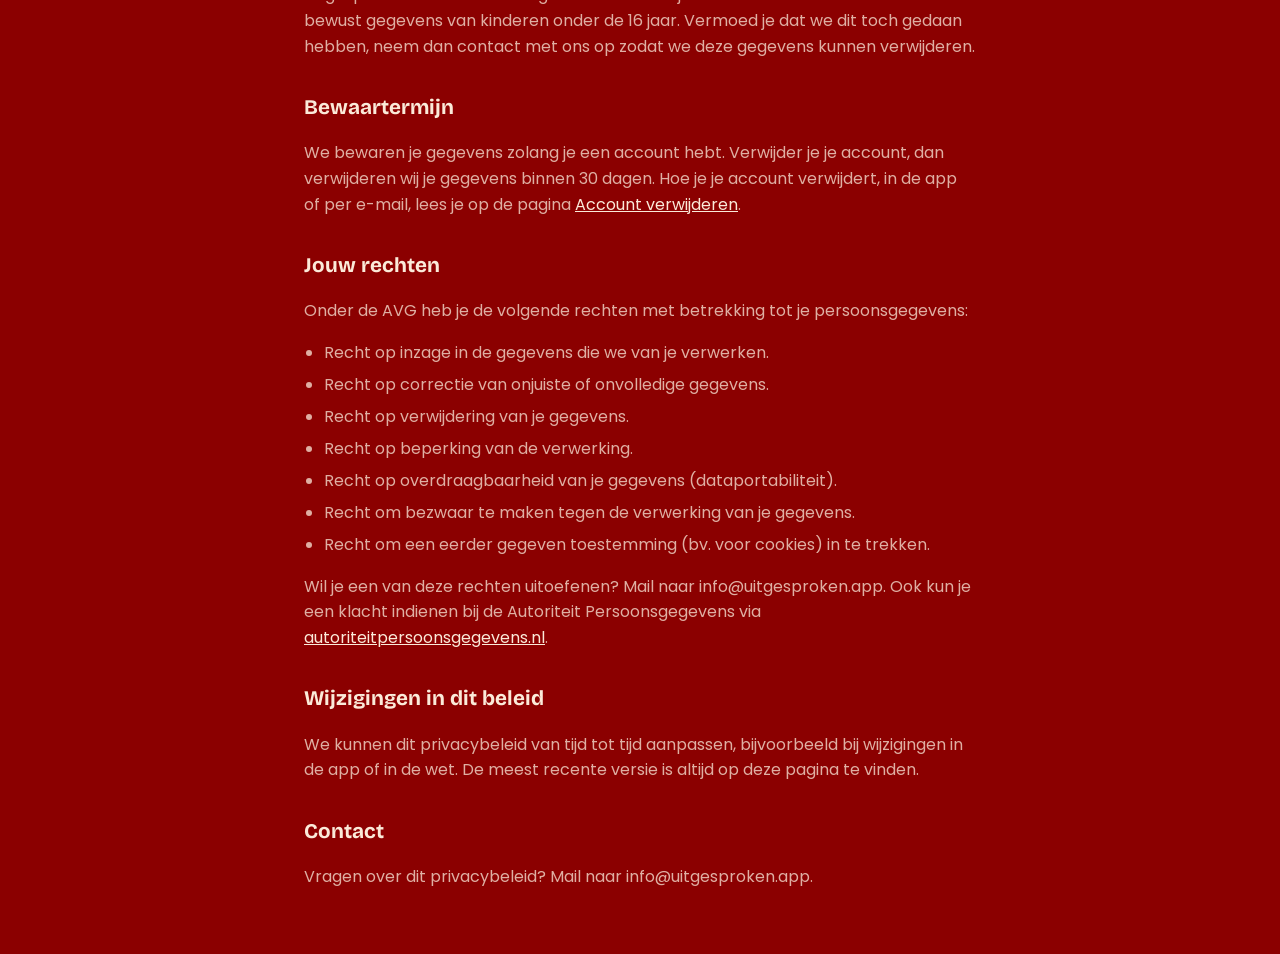
<file: privacybeleid.html>
<!doctype html>
<html lang="nl">
<head>
  <meta charset="UTF-8" />
  <meta name="viewport" content="width=device-width, initial-scale=1" />
  <title>Privacybeleid | Uitgesproken</title>
  <link rel="icon" href="favicon.ico" sizes="any">
  <link rel="icon" type="image/png" sizes="32x32" href="favicon-32.png">
  <link rel="apple-touch-icon" href="apple-touch-icon.png">

  <meta property="og:type" content="website" />
  <meta property="og:site_name" content="Uitgesproken" />
  <meta property="og:title" content="Privacybeleid | Uitgesproken" />
  <meta property="og:url" content="https://uitgesproken.app/privacybeleid.html" />
  <meta property="og:image" content="https://uitgesproken.app/og-image.png" />
  <meta property="og:locale" content="nl_NL" />

  <link rel="preconnect" href="https://fonts.googleapis.com">
  <link rel="preconnect" href="https://fonts.gstatic.com" crossorigin>
  <link href="https://fonts.googleapis.com/css2?family=Bricolage+Grotesque:opsz,wdth,wght@12..96,75..100,200..800&family=Poppins:wght@400;500;600;700&display=swap" rel="stylesheet">
  <link rel="stylesheet" href="style.css" />
</head>
<body>
  <div class="legal">
    <a class="back" href="index.html">&larr; Terug naar Uitgesproken</a>
    <h1>Privacybeleid</h1>
    <p class="updated">Laatst bijgewerkt: 25 augustus 2026</p>

    <p>
      Dit privacybeleid legt uit hoe cpetsolution
      ("wij", "ons") omgaat met persoonsgegevens van gebruikers van de app Uitgesproken
      en de website uitgesproken.app.
    </p>

    <h2>Wie zijn wij</h2>
    <p>
      cpetsolution<br>
      Carnapstraat 234, 1062 KT<br>
      KvK-nummer: 88681718<br>
      E-mail: info@uitgesproken.app
    </p>

    <h2>Welke gegevens verzamelen wij</h2>
    <p>Wij verzamelen alleen accountgegevens, zoals je naam en e-mailadres, die nodig zijn om een account aan te maken en de app te gebruiken.</p>

    <h2>Waarvoor gebruiken wij deze gegevens</h2>
    <p>We gebruiken deze gegevens om je account te beheren, de app te laten werken en, indien nodig, contact met je op te nemen.</p>

    <h2>Delen met derden</h2>
    <p>
      Voor het hosten en opslaan van gegevens maken we gebruik van Supabase. Voor het meten van
      website- en appgebruik maken we gebruik van Google Analytics. Deze partijen verwerken
      gegevens namens ons en uitsluitend voor deze doeleinden. We verkopen jouw gegevens nooit
      aan derden.
    </p>

    <h2>Cookies</h2>
    <p>
      Op onze website gebruiken we alleen cookies van Google Analytics, en alleen nadat je
      hiervoor toestemming hebt gegeven via de cookiebanner. Weiger je, dan worden er geen
      analytische cookies geplaatst. Je kunt je toestemming op elk moment intrekken door je
      browsergegevens (cookies) voor uitgesproken.app te wissen.
    </p>

    <h2>Internationale doorgifte</h2>
    <p>
      Sommige partijen waarmee wij samenwerken, zoals Google Analytics, kunnen gegevens verwerken
      buiten de Europese Economische Ruimte. In dat geval zorgen wij ervoor dat dit gebeurt met
      passende waarborgen, zoals de EU-standaardcontractbepalingen.
    </p>

    <h2>Beveiliging</h2>
    <p>
      We nemen passende technische en organisatorische maatregelen om je gegevens te beschermen
      tegen verlies of onrechtmatig gebruik, zoals versleutelde verbindingen en beperkte
      toegang tot persoonsgegevens.
    </p>

    <h2>Gegevens van minderjarigen</h2>
    <p>
      Uitgesproken is bedoeld voor gebruikers van 16 jaar en ouder. We verzamelen niet bewust
      gegevens van kinderen onder de 16 jaar. Vermoed je dat we dit toch gedaan hebben, neem dan
      contact met ons op zodat we deze gegevens kunnen verwijderen.
    </p>

    <h2>Bewaartermijn</h2>
    <p>
      We bewaren je gegevens zolang je een account hebt. Verwijder je je account, dan verwijderen
      wij je gegevens binnen 30 dagen. Hoe je je account verwijdert, in de app of per e-mail,
      lees je op de pagina <a href="account-verwijderen.html">Account verwijderen</a>.
    </p>

    <h2>Jouw rechten</h2>
    <p>
      Onder de AVG heb je de volgende rechten met betrekking tot je persoonsgegevens:
    </p>
    <ul>
      <li>Recht op inzage in de gegevens die we van je verwerken.</li>
      <li>Recht op correctie van onjuiste of onvolledige gegevens.</li>
      <li>Recht op verwijdering van je gegevens.</li>
      <li>Recht op beperking van de verwerking.</li>
      <li>Recht op overdraagbaarheid van je gegevens (dataportabiliteit).</li>
      <li>Recht om bezwaar te maken tegen de verwerking van je gegevens.</li>
      <li>Recht om een eerder gegeven toestemming (bv. voor cookies) in te trekken.</li>
    </ul>
    <p>
      Wil je een van deze rechten uitoefenen? Mail naar info@uitgesproken.app. Ook kun je een
      klacht indienen bij de Autoriteit Persoonsgegevens via
      <a href="https://autoriteitpersoonsgegevens.nl" target="_blank" rel="noopener">autoriteitpersoonsgegevens.nl</a>.
    </p>

    <h2>Wijzigingen in dit beleid</h2>
    <p>
      We kunnen dit privacybeleid van tijd tot tijd aanpassen, bijvoorbeeld bij wijzigingen in de
      app of in de wet. De meest recente versie is altijd op deze pagina te vinden.
    </p>

    <h2>Contact</h2>
    <p>Vragen over dit privacybeleid? Mail naar info@uitgesproken.app.</p>
  </div>
  <script src="script.js" defer></script>
</body>
</html>
</file>
<file: style.css>
:root {
  --bg: #8B0000;
  --cream: #FBEAD9;
  --cream-dim: rgba(251, 234, 217, 0.75);
}

* {
  box-sizing: border-box;
}

html {
  scroll-behavior: smooth;
}

body {
  margin: 0;
  background: var(--bg);
  color: var(--cream);
  font-family: 'Poppins', sans-serif;
  line-height: 1.6;
}

.hero {
  min-height: 100svh;
  display: flex;
  align-items: center;
  justify-content: center;
  padding: 2rem 1.5rem;
  text-align: center;
}

.hero-content {
  max-width: 640px;
  width: 100%;
}

.logo {
  font-family: 'Bricolage Grotesque', sans-serif;
  font-style: oblique 10deg;
  font-weight: 800;
  font-variation-settings: 'opsz' 96, 'wdth' 100;
  font-size: clamp(3rem, 13vw, 6rem);
  margin: 0;
  color: var(--cream);
  letter-spacing: -0.01em;
}

.logo-letter {
  display: inline-block;
  opacity: 0;
  animation: letter-in 0.6s cubic-bezier(0.34, 1.56, 0.64, 1) forwards;
}

@keyframes letter-in {
  0% { opacity: 0; transform: translateY(28px) scale(0.8); }
  60% { opacity: 1; transform: translateY(-6px) scale(1.04); }
  100% { opacity: 1; transform: translateY(0) scale(1); }
}

@media (prefers-reduced-motion: reduce) {
  .logo-letter {
    animation: none;
    opacity: 1;
  }
}

.tagline {
  font-size: clamp(1rem, 3vw, 1.25rem);
  color: var(--cream-dim);
  margin: 0.75rem 0 2.5rem;
}

.store-buttons {
  display: flex;
  flex-wrap: nowrap;
  justify-content: center;
  gap: clamp(0.5rem, 2vw, 1rem);
}

.store-btn {
  display: inline-flex;
  align-items: center;
  flex: 1 1 0;
  gap: clamp(0.4rem, 1.5vw, 0.75rem);
  padding: clamp(0.55rem, 2vw, 0.85rem) clamp(0.6rem, 3vw, 1.5rem);
  background: transparent;
  border: 1.5px solid var(--cream);
  border-radius: 12px;
  color: var(--cream);
  font-family: inherit;
  cursor: not-allowed;
  opacity: 0.85;
  transition: opacity 0.2s ease, transform 0.2s ease;
  min-width: 0;
}

.store-btn:hover {
  opacity: 1;
}

.store-icon {
  width: clamp(18px, 5vw, 28px);
  height: clamp(18px, 5vw, 28px);
  flex-shrink: 0;
}

.store-text {
  display: flex;
  flex-direction: column;
  align-items: flex-start;
  text-align: left;
  font-weight: 600;
  font-size: clamp(0.75rem, 2.6vw, 1rem);
  white-space: nowrap;
  min-width: 0;
}

.store-text small {
  font-weight: 400;
  font-size: clamp(0.5rem, 1.8vw, 0.7rem);
  color: var(--cream-dim);
  text-transform: uppercase;
  letter-spacing: 0.03em;
  white-space: normal;
  line-height: 1.15;
}

.newsletter {
  margin-bottom: 2.5rem;
  padding-bottom: 2rem;
  border-bottom: 1px solid rgba(251, 234, 217, 0.15);
}

.newsletter h2 {
  font-family: 'Bricolage Grotesque', sans-serif;
  font-style: oblique 10deg;
  font-weight: 800;
  font-variation-settings: 'opsz' 96, 'wdth' 100;
  font-size: clamp(1.25rem, 3vw, 1.6rem);
  margin: 0 0 0.75rem;
}

.newsletter p {
  max-width: 480px;
  margin: 0 auto 1.75rem;
  color: var(--cream-dim);
}

.newsletter-wrapper {
  max-width: 420px;
  margin: 0 auto;
}

.newsletter-form {
  display: flex;
  gap: 0.75rem;
  flex-wrap: wrap;
  justify-content: center;
}

.newsletter-form input[type="email"] {
  flex: 1 1 220px;
  padding: 0.85rem 1rem;
  border-radius: 10px;
  border: 1.5px solid var(--cream);
  background: transparent;
  color: var(--cream);
  font-family: inherit;
  font-size: 1rem;
}

.newsletter-form input[type="email"]::placeholder {
  color: var(--cream-dim);
}

.newsletter-form button {
  padding: 0.85rem 1.5rem;
  border-radius: 10px;
  border: 1.5px solid var(--cream);
  background: var(--cream);
  color: var(--bg);
  font-family: inherit;
  font-weight: 600;
  cursor: pointer;
}

.newsletter-success {
  color: var(--cream);
  font-weight: 600;
}

.site-footer {
  padding: 2.5rem 1.5rem;
  text-align: center;
}

.footer-nav {
  display: flex;
  flex-wrap: wrap;
  justify-content: center;
  gap: 1.5rem;
  margin-bottom: 1rem;
}

.footer-nav a {
  color: var(--cream-dim);
  text-decoration: none;
  font-size: 0.9rem;
}

.footer-nav a:hover {
  color: var(--cream);
  text-decoration: underline;
}

.footer-social {
  display: flex;
  flex-wrap: wrap;
  justify-content: center;
  gap: 1.5rem;
  margin-bottom: 1.5rem;
}

.footer-social a {
  color: var(--cream);
  text-decoration: none;
  font-weight: 600;
  font-size: 0.9rem;
}

.footer-social a:hover {
  text-decoration: underline;
}

.footer-copy {
  margin: 2rem 0 0;
  color: var(--cream-dim);
  font-size: 0.8rem;
}

/* Legal / subpages */
.legal {
  max-width: 720px;
  margin: 0 auto;
  padding: 4rem 1.5rem 3rem;
}

.legal a.back {
  color: var(--cream-dim);
  text-decoration: none;
  font-size: 0.9rem;
  display: inline-block;
  margin-bottom: 2rem;
}

.legal a.back:hover {
  color: var(--cream);
}

.legal h1 {
  font-family: 'Bricolage Grotesque', sans-serif;
  font-style: oblique 10deg;
  font-weight: 800;
  font-variation-settings: 'opsz' 96, 'wdth' 100;
  font-size: clamp(2rem, 5vw, 2.75rem);
  margin: 0 0 0.5rem;
}

.legal .updated {
  color: var(--cream-dim);
  font-size: 0.85rem;
  margin-bottom: 2.5rem;
}

.legal h2 {
  font-family: 'Bricolage Grotesque', sans-serif;
  font-weight: 700;
  font-variation-settings: 'opsz' 24, 'wdth' 100;
  font-size: 1.3rem;
  margin: 2rem 0 0.75rem;
}

.legal p, .legal li {
  color: var(--cream-dim);
}

.legal ul, .legal ol {
  margin: 0 0 1rem;
  padding-left: 1.25rem;
}

.legal li {
  margin-bottom: 0.4rem;
}

.legal p a, .legal li a {
  color: var(--cream);
}

.legal .placeholder {
  color: #FFD27D;
}

.contact-links {
  display: flex;
  flex-wrap: wrap;
  gap: 0.75rem;
  margin: 0.75rem 0 1.25rem;
}

.contact-link {
  display: inline-flex;
  align-items: center;
  gap: 0.6rem;
  padding: 0.7rem 1.1rem;
  border: 1.5px solid var(--cream);
  border-radius: 12px;
  color: var(--cream);
  text-decoration: none;
  font-weight: 600;
  font-size: 0.95rem;
  transition: opacity 0.2s ease;
}

.contact-link:hover {
  opacity: 0.8;
}

/* Cookie consent */
.cookie-banner {
  position: fixed;
  bottom: 1rem;
  left: 1rem;
  right: 1rem;
  max-width: 480px;
  margin: 0 auto;
  background: var(--cream);
  color: var(--bg);
  padding: 1.25rem;
  border-radius: 12px;
  box-shadow: 0 4px 24px rgba(0, 0, 0, 0.3);
  z-index: 1000;
  font-size: 0.9rem;
}

.cookie-banner p {
  margin: 0 0 1rem;
}

.cookie-banner a {
  color: var(--bg);
  text-decoration: underline;
}

.cookie-actions {
  display: flex;
  gap: 0.75rem;
  justify-content: flex-end;
}

.cookie-actions button {
  padding: 0.5rem 1rem;
  border-radius: 8px;
  border: 1.5px solid var(--bg);
  background: transparent;
  color: var(--bg);
  font-family: inherit;
  font-weight: 600;
  cursor: pointer;
}

.cookie-actions .cookie-accept {
  background: var(--bg);
  color: var(--cream);
}
</file>
